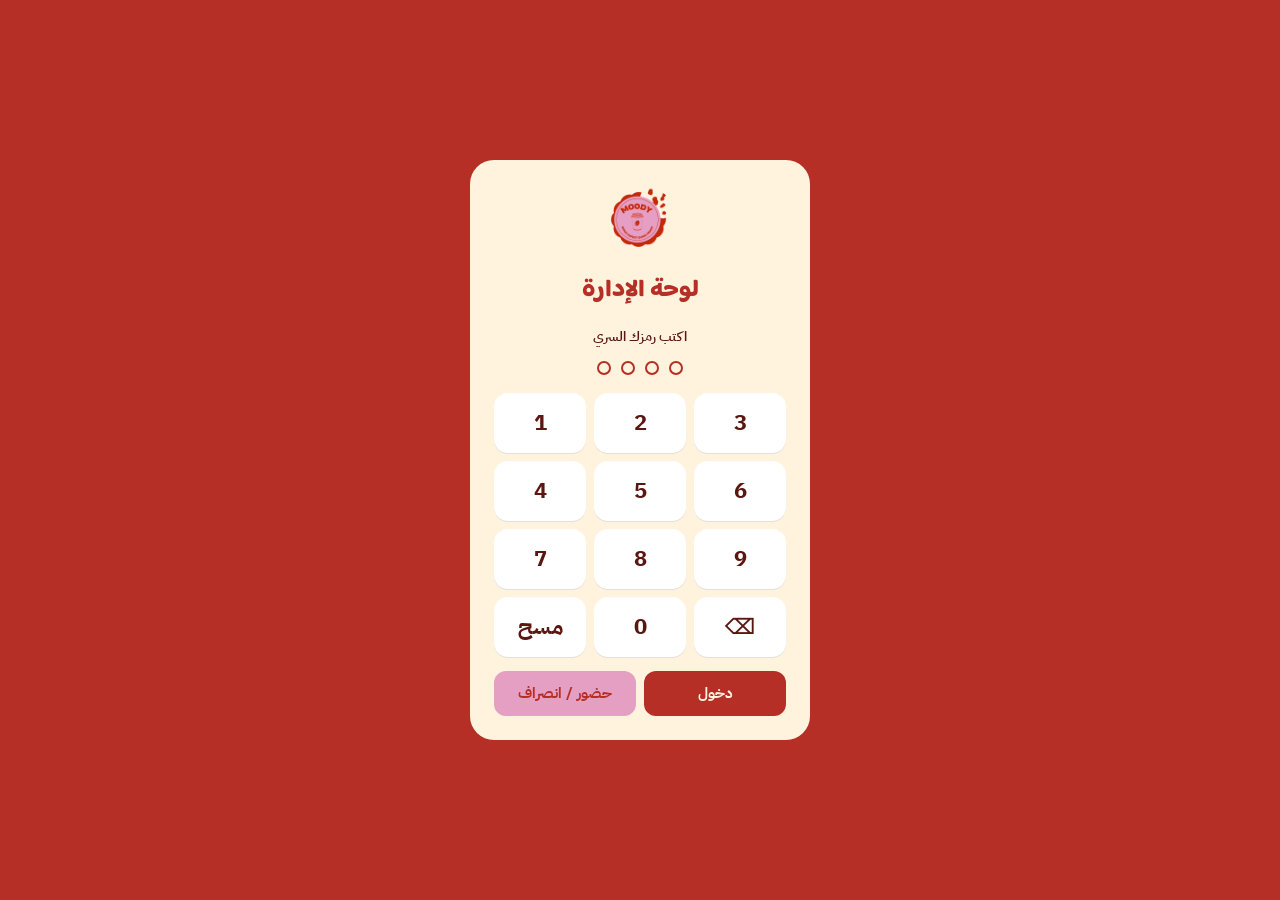
<file: admin.html>
<!doctype html>
<html lang="ar" dir="rtl">
<head>
<meta charset="utf-8">
<meta name="viewport" content="width=device-width,initial-scale=1,viewport-fit=cover">
<meta name="robots" content="noindex">
<meta name="apple-mobile-web-app-capable" content="yes">
<meta name="mobile-web-app-capable" content="yes">
<meta name="apple-mobile-web-app-status-bar-style" content="black-translucent">
<link rel="apple-touch-icon" href="logo.png">
<title>مودي | المتجر</title>
<link rel="stylesheet" href="https://fonts.googleapis.com/css2?family=Baloo+Bhaijaan+2:wght@600;800&family=IBM+Plex+Sans+Arabic:wght@400;500;600;700&display=swap">
<link rel="stylesheet" href="brand.css">
<style>
/* لوحة إدارة المحل: شريط علوي بلون الهوية، تبويبات، ومحتوى على خلفية فاتحة. تخدم الجوال والتابلت والكمبيوتر */
:root{ --bg:#f5f3f0; --line:#e4dfd8; --white:#fff; --new:#c2410c; --prep:#b45309; --ready:#15803d; --way:#1d4ed8; --done:#6b7280; --bad:#b91c1c; }
*{box-sizing:border-box}[hidden]{display:none!important}
html{-webkit-text-size-adjust:100%}
body{margin:0;background:var(--bg);color:var(--ink);font-family:var(--body);font-size:15px;line-height:1.55;padding-bottom:env(safe-area-inset-bottom,0px)}
button{font:inherit;cursor:pointer}
button:focus-visible,input:focus-visible,select:focus-visible{outline:3px solid var(--card);outline-offset:2px}
.wrap{max-width:1280px;margin:0 auto;padding-left:max(16px,env(safe-area-inset-left,0px));padding-right:max(16px,env(safe-area-inset-right,0px))}
.num{font-variant-numeric:tabular-nums}
.ltr{direction:ltr;unicode-bidi:isolate}

/* الدخول */
#login{min-height:100vh;display:grid;place-items:center;background:var(--brand);padding:24px 16px}
.lbox{background:var(--paper);border-radius:24px;padding:24px;width:100%;max-width:340px;display:flex;flex-direction:column;gap:14px;align-items:center;text-align:center}
.lbox img{width:72px;height:72px;border-radius:50%;object-fit:cover}
.lbox h1{font:800 1.5rem var(--display);margin:0;color:var(--brand)}
.dots{display:flex;gap:10px;justify-content:center;min-height:18px}
.dots i{width:14px;height:14px;border-radius:50%;border:2px solid var(--brand)}
.dots i.on{background:var(--brand)}
.pad{direction:ltr;display:grid;grid-template-columns:repeat(3,1fr);gap:8px;width:100%}
.pad button{border:0;border-radius:14px;background:var(--white);padding:14px 0;font:700 1.35rem var(--body);color:var(--ink);box-shadow:0 1px 0 var(--line)}
.pad button:active{background:var(--card-soft)}
.lact{display:grid;grid-template-columns:1fr 1fr;gap:8px;width:100%}
.btn{border:0;border-radius:12px;padding:11px 14px;font-weight:700;background:var(--brand);color:var(--paper)}
.btn.alt{background:var(--card);color:var(--brand)}
.btn.ghost{background:transparent;color:var(--brand);border:1.5px solid var(--line)}
.btn.sm{padding:6px 10px;font-size:.85rem;border-radius:10px}
.msg{font-size:.9rem;font-weight:600;min-height:1.4em;margin:0}
.msg.err{color:var(--bad)} .msg.ok{color:var(--ready)}

/* الشريط العلوي */
.top{background:var(--brand);color:var(--paper);position:sticky;top:0;z-index:20;padding-top:env(safe-area-inset-top,0px)}
.top .wrap{display:flex;align-items:center;gap:12px;padding-block:10px;flex-wrap:wrap}
.top img{width:38px;height:38px;border-radius:50%;object-fit:cover;background:var(--paper)}
.top h1{font:800 1.25rem var(--display);margin:0;color:var(--card)}
.top .who{font-size:.85rem;opacity:.85}
.top .sp{flex:1}
.sw{display:flex;align-items:center;gap:8px;background:rgba(255,255,255,.1);border-radius:999px;padding:4px 6px 4px 12px;font-size:.85rem;font-weight:700}
.sw button{border:0;border-radius:999px;padding:4px 12px;font-weight:700}
.sw .on{background:#16a34a;color:#fff} .sw .off{background:#dc2626;color:#fff}
.tabs{display:flex;gap:4px;overflow-x:auto;scrollbar-width:none;padding-bottom:0}
.tabs button{border:0;background:transparent;color:var(--paper);opacity:.75;padding:10px 14px;font-weight:700;border-bottom:3px solid transparent;white-space:nowrap}
.tabs button.on{opacity:1;border-color:var(--card);color:var(--card)}
.tabs .badge{background:var(--new);color:#fff;border-radius:999px;padding:0 7px;font-size:.75rem;margin-inline-start:4px}
main{padding-block:16px 40px}

/* الطلبات */
.filters{display:flex;gap:8px;flex-wrap:wrap;align-items:center;margin-bottom:12px}
.chip{border:1.5px solid var(--line);background:var(--white);border-radius:999px;padding:5px 12px;font-weight:600;font-size:.85rem;color:var(--ink)}
.chip.on{background:var(--brand);border-color:var(--brand);color:var(--paper)}
.board{display:grid;grid-template-columns:repeat(4,minmax(0,1fr));gap:12px;align-items:start}
.col{background:#ebe7e1;border-radius:16px;padding:10px;display:flex;flex-direction:column;gap:10px;min-width:0}
.col h3{margin:0;font-size:.95rem;display:flex;justify-content:space-between;align-items:center;padding:2px 4px}
.col h3 b{border-radius:999px;padding:0 9px;color:#fff;font-size:.8rem}
.col .empty{color:var(--muted);font-size:.85rem;text-align:center;padding:14px 0}
.ord{background:var(--white);border-radius:14px;padding:12px;display:flex;flex-direction:column;gap:6px;border-inline-start:5px solid var(--done);box-shadow:0 1px 2px rgba(0,0,0,.05)}
.ord.s-جديد{border-color:var(--new)} .ord.s-يتجهز{border-color:var(--prep)} .ord.s-جاهز{border-color:var(--ready)} .ord.s-في-الطريق{border-color:var(--way)} .ord.s-ملغي{opacity:.55}
.ord.fresh{animation:flash 1.2s 3}
@keyframes flash{50%{background:#fff4e5}}
.oh{display:flex;justify-content:space-between;align-items:baseline;gap:8px}
.oh b{font-size:1.05rem}
.oh small{color:var(--muted)}
.tags{display:flex;gap:6px;flex-wrap:wrap}
.tag{font-size:.75rem;font-weight:700;border-radius:999px;padding:1px 9px;background:var(--card-soft);color:var(--brand)}
.sched{font-weight:700;font-size:.88rem;background:#ede9fe;color:#4c1d95;border-radius:8px;padding:4px 8px}
.sched.soon{background:#fee2e2;color:#991b1b}
.st-up{grid-column:1/-1;margin:8px 2px 0;font-size:1rem;color:#4c1d95}
.tag.dl{background:#dbeafe;color:#1e3a8a} .tag.br{background:#ede9fe;color:#4c1d95} .tag.tr{background:#fef3c7;color:#92400e}
.items{margin:0;padding-inline-start:18px;font-size:.92rem}
.meta{font-size:.82rem;color:var(--muted);overflow-wrap:anywhere}
.meta a{color:var(--way)}
.oact{display:flex;gap:6px;flex-wrap:wrap;margin-top:4px}
.oact .next{flex:1}
.done-list{margin-top:16px}
.done-list summary{cursor:pointer;font-weight:700;color:var(--muted)}
.done-grid{display:grid;grid-template-columns:repeat(auto-fill,minmax(240px,1fr));gap:10px;margin-top:10px}

/* الكاشير */
.pos{display:grid;grid-template-columns:minmax(0,1fr) 360px;gap:16px;align-items:start}
.cats{display:flex;gap:6px;overflow-x:auto;scrollbar-width:none;margin-bottom:10px}
.grid{display:grid;grid-template-columns:repeat(auto-fill,minmax(150px,1fr));gap:10px}
.pi{cursor:pointer;background:var(--white);border:1.5px solid var(--line);border-radius:14px;padding:12px;text-align:start;display:flex;flex-direction:column;gap:4px;min-height:92px;color:var(--ink)}
.pi b{font-size:.95rem;line-height:1.3}
.pi span{color:var(--brand);font-weight:700}
.pi small{color:var(--muted);font-size:.75rem}
.pi.out{opacity:.45;pointer-events:none}
.pi .po{display:flex;gap:4px;flex-wrap:wrap;margin-top:auto}
.pi .po button{border:1.5px solid var(--brand);background:var(--white);color:var(--brand);border-radius:999px;padding:1px 8px;font-size:.75rem;font-weight:700}
.cart{background:var(--white);border-radius:18px;padding:14px;display:flex;flex-direction:column;gap:10px;position:sticky;top:120px}
.cart h3{margin:0;font:800 1.2rem var(--display);color:var(--brand)}
.cl{display:flex;flex-direction:column;gap:6px;max-height:40vh;overflow:auto}
.cr{display:flex;align-items:center;gap:8px;font-size:.9rem}
.cr .n{flex:1;min-width:0}
.cr .q{display:flex;align-items:center;gap:4px}
.cr .q button{width:28px;height:28px;border-radius:50%;border:1.5px solid var(--line);background:var(--white);font-weight:800}
.tot{display:flex;justify-content:space-between;font:800 1.3rem var(--display);color:var(--brand);border-top:2px dashed var(--line);padding-top:8px}
.seg{display:flex;gap:6px}
.seg button{flex:1;border:1.5px solid var(--line);background:var(--white);border-radius:10px;padding:8px 4px;font-weight:700;font-size:.88rem;color:var(--ink)}
.seg button.on{border-color:var(--brand);background:var(--card-soft);color:var(--brand)}
.in{font:inherit;width:100%;border:1.5px solid var(--line);border-radius:10px;padding:8px 10px;background:var(--white);color:var(--ink)}
.row2{display:grid;grid-template-columns:1fr 1fr;gap:6px}

/* البطاقات العامة */
.panel{background:var(--white);border-radius:18px;padding:16px;display:flex;flex-direction:column;gap:12px}
.panel h2{margin:0;font:800 1.2rem var(--display);color:var(--brand)}
.panel h2 small{font:500 .8rem var(--body);color:var(--muted);margin-inline-start:6px}
.cols2{display:grid;grid-template-columns:repeat(2,minmax(0,1fr));gap:16px}
.kpis{display:grid;grid-template-columns:repeat(4,minmax(0,1fr));gap:10px}
.kpi{background:var(--white);border-radius:16px;padding:14px;display:flex;flex-direction:column;gap:2px}
.kpi small{color:var(--muted);font-weight:600}
.kpi b{font:800 1.6rem var(--display);color:var(--brand)}
.kpi span{font-size:.8rem;color:var(--muted)}
.tw{overflow-x:auto}
table{width:100%;border-collapse:collapse;font-size:.9rem}
th,td{text-align:start;padding:8px 6px;border-bottom:1px solid var(--line);white-space:nowrap}
th{color:var(--muted);font-weight:600;font-size:.8rem}
td.num,th.num{text-align:end}
.pill{font-size:.75rem;font-weight:700;border-radius:999px;padding:1px 9px}
.p-ok{background:#dcfce7;color:#166534} .p-low{background:#fef3c7;color:#92400e} .p-out{background:#fee2e2;color:#991b1b} .p-hide{background:#e5e7eb;color:#374151}
.bars{display:flex;align-items:flex-end;gap:6px;height:180px;padding-top:18px;border-bottom:1.5px solid var(--line)}
.bars div{flex:1;background:var(--card);border-radius:6px 6px 0 0;position:relative;min-height:2px}
.bars div.today{background:var(--brand)}
.bars div em{position:absolute;top:-18px;inset-inline:0;text-align:center;font-style:normal;font-size:.68rem;color:var(--muted);font-variant-numeric:tabular-nums}
.blabels{display:flex;gap:6px;font-size:.68rem;color:var(--muted);margin-top:4px}
.blabels span{flex:1;text-align:center}
.split{display:flex;height:12px;border-radius:999px;overflow:hidden;background:var(--line)}
.split i{display:block}
.legend{display:flex;gap:12px;flex-wrap:wrap;font-size:.82rem;color:var(--muted)}
.legend b{display:inline-block;width:10px;height:10px;border-radius:3px;margin-inline-end:4px;vertical-align:middle}
.stk{display:flex;gap:6px;align-items:center}
.stk input{width:70px}

/* الحضور */
.att-big{display:flex;flex-direction:column;gap:10px;align-items:stretch;max-width:420px}
.onshift{display:flex;gap:6px;flex-wrap:wrap}

.toast{position:fixed;bottom:calc(20px + env(safe-area-inset-bottom,0px));inset-inline:0;margin:auto;width:max-content;max-width:calc(100% - 32px);background:var(--ink);color:#fff;border-radius:12px;padding:10px 16px;font-weight:600;z-index:50;box-shadow:0 6px 20px rgba(0,0,0,.2)}
.toast.err{background:var(--bad)}
.demo-bar{background:var(--card);color:var(--brand);text-align:center;font:700 .82rem var(--body);padding:6px 16px}


/* شاشة المتجر */
body.store-mode main{padding-block:12px 24px}
.st-money{display:flex;flex-wrap:wrap;gap:10px;align-items:stretch;margin-bottom:12px}
.st-money .st-big{flex:2 1 280px} .st-money .st-m{flex:1 1 140px} .st-money .st-fs{flex:0 0 auto}
.st-big,.st-m{background:var(--white);border-radius:18px;padding:12px 16px;display:flex;flex-direction:column;justify-content:center;gap:2px}
.st-big{background:var(--brand);color:var(--paper)}
.st-big small,.st-m small{font-weight:600;opacity:.8}
.st-big b{font:800 2.4rem var(--display);color:var(--card);line-height:1.1}
.st-big span{font-size:.85rem;opacity:.85}
.st-m b{font:800 1.4rem var(--display);color:var(--brand)}
.st-fs{border:0;border-radius:18px;background:var(--white);color:var(--brand);font-weight:700;padding:0 16px}
.st-grid{display:grid;grid-template-columns:minmax(0,1.15fr) minmax(0,1fr);gap:12px;align-items:start}
.st-col{background:#ebe7e1;border-radius:18px;padding:12px;display:flex;flex-direction:column;gap:10px;min-width:0}
.st-col h2{margin:0;font:800 1.25rem var(--display);color:var(--brand);display:flex;align-items:baseline;gap:8px}
.st-col h2 small{font:500 .8rem var(--body);color:var(--muted)}
.st-orders{display:grid;grid-template-columns:repeat(auto-fill,minmax(260px,1fr));gap:10px}
.st-orders .ord .oact .btn{padding:12px 14px;font-size:1rem}
.st-empty{text-align:center;color:var(--muted);padding:40px 0;font-weight:600;grid-column:1/-1}
.st-cat{margin:6px 2px 0;font-size:.95rem;color:var(--muted)}
.st-items{display:grid;grid-template-columns:repeat(auto-fill,minmax(150px,1fr));gap:8px}
.st-it{border:2px solid transparent;background:var(--white);border-radius:14px;padding:12px;text-align:start;display:flex;flex-direction:column;gap:2px;min-height:86px;color:var(--ink)}
.st-it b{font-size:1rem;line-height:1.3}
.st-it span{color:var(--brand);font-weight:700;font-size:.9rem}
.st-it em{font-style:normal;font-size:.78rem;color:var(--ready);font-weight:700;margin-top:auto}
.st-it.low{border-color:#f59e0b} .st-it.low em{color:#92400e}
.st-it.off{background:#f3f0ec;opacity:.75;border-style:dashed;border-color:var(--bad)} .st-it.off b{text-decoration:line-through} .st-it.off em{color:var(--bad)}
@media (max-width:900px){ .st-grid{grid-template-columns:1fr} .st-money .st-big{flex-basis:100%} .st-fs{display:none} }
@media (max-width:1000px){ .board{grid-template-columns:repeat(2,minmax(0,1fr))} .pos{grid-template-columns:1fr} .cart{position:static} .kpis{grid-template-columns:repeat(2,minmax(0,1fr))} }
@media (max-width:640px){ .board{grid-template-columns:1fr} .cols2{grid-template-columns:1fr} .top h1{font-size:1.05rem} }
@media (prefers-reduced-motion:reduce){ .ord.fresh{animation:none} }
</style>
</head>
<body>
<div class="demo-bar" id="demoBar" hidden>🧪 نموذج تجريبي ببيانات وهمية · رموز التجربة: المدير 1234 · كاشير 1111 · مطبخ 2222</div>

<!-- شاشة الدخول -->
<section id="login">
  <div class="lbox">
    <img id="lLogo" alt="">
    <h1 id="lName">لوحة الإدارة</h1>
    <p class="msg" id="lMsg">اكتب رمزك السري</p>
    <div class="dots" id="dots"></div>
    <div class="pad" id="pad"></div>
    <div class="lact">
      <button class="btn" type="button" id="bLogin">دخول</button>
      <button class="btn alt" type="button" id="bAttend">حضور / انصراف</button>
    </div>
  </div>
</section>

<!-- اللوحة -->
<div id="app" hidden>
  <header class="top">
    <div class="wrap">
      <img id="tLogo" alt="">
      <div><h1 id="tName"></h1><div class="who" id="who"></div></div>
      <span class="sp"></span>
      <div class="sw" id="openSw" hidden><span>استقبال الطلبات</span><button type="button" id="openBtn"></button></div>
      <button class="btn sm alt" type="button" id="logout">خروج</button>
    </div>
    <div class="wrap"><nav class="tabs" id="tabs" aria-label="الأقسام"></nav></div>
  </header>
  <main class="wrap" id="view"></main>
</div>
<div class="toast" id="toast" hidden></div>

<script src="config.js"></script>
<script>
const $=s=>document.querySelector(s);
const esc=v=>String(v??"").replace(/[&<>"']/g,c=>({"&":"&amp;","<":"&lt;",">":"&gt;",'"':"&quot;","'":"&#39;"}[c]));
const money=n=>(Math.round(n*100)/100).toLocaleString("en-US")+" ريال";
function call(qs,body){
  if(CONFIG.orderUrl==="demo"&&window.DemoServer) return window.DemoServer.handle(qs||"",body||null);
  return fetch(CONFIG.orderUrl+(qs?"?"+qs:""),body?{method:"POST",body:JSON.stringify(body)}:undefined).then(r=>r.json());
}
const ERR={bad_pin:"الرمز غلط",locked:"محاولات كثيرة غلط، جرّب بعد ١٠ دقايق",not_allowed:"ما عندك صلاحية لهذا",out_of_stock:"الصنف خلص",item_unavailable:"الصنف غير متوفر",invalid_phone:"رقم الجوال غلط"};
const errText=j=>ERR[j.error]||"صار خطأ، جرّب مرة ثانية";
let toastT; function toast(t,bad){const e=$("#toast"); e.textContent=t; e.className="toast"+(bad?" err":""); e.hidden=false; clearTimeout(toastT); toastT=setTimeout(()=>e.hidden=true,3200);}

/* ===== الدخول برمز ===== */
let pin="", USER=null, MENU=[], SET={};
const keys=["1","2","3","4","5","6","7","8","9","مسح","0","⌫"];
$("#pad").innerHTML=keys.map(k=>`<button type="button" data-k="${k}">${k}</button>`).join("");
const drawDots=()=>{$("#dots").innerHTML=Array.from({length:Math.max(4,pin.length)},(_,i)=>`<i class="${i<pin.length?"on":""}"></i>`).join("");};
drawDots();
$("#pad").onclick=e=>{const k=e.target.dataset.k; if(!k)return; if(k==="مسح")pin=""; else if(k==="⌫")pin=pin.slice(0,-1); else if(pin.length<8)pin+=k; drawDots(); $("#lMsg").className="msg"; $("#lMsg").textContent="اكتب رمزك السري";};
document.addEventListener("keydown",e=>{ if(!$("#login").hidden){ if(/^\d$/.test(e.key)){pin+=e.key;drawDots();} else if(e.key==="Backspace"){pin=pin.slice(0,-1);drawDots();} else if(e.key==="Enter") $("#bLogin").click(); }});
const lmsg=(t,c)=>{$("#lMsg").textContent=t; $("#lMsg").className="msg "+(c||"");};
$("#bLogin").onclick=async()=>{ if(pin.length<4) return lmsg("الرمز ٤ أرقام أو أكثر","err");
  lmsg("جاري التحقق…"); const j=await call("",{action:"login",pin}).catch(()=>({ok:false}));
  if(!j.ok) return lmsg(errText(j),"err");
  USER={name:j.name,role:j.role,pin}; try{sessionStorage.setItem("adm",JSON.stringify(USER));}catch(e){} start(); };
$("#bAttend").onclick=async()=>{ if(pin.length<4) return lmsg("اكتب رمزك أول","err");
  lmsg("جاري التسجيل…"); const j=await call("",{action:"attend",pin}).catch(()=>({ok:false}));
  if(!j.ok) return lmsg(errText(j),"err");
  lmsg(`${j.type==="حضور"?"✅ تم تسجيل حضور":"👋 تم تسجيل انصراف"} ${j.name} الساعة ${j.time}${j.hours?` · ${j.hours} ساعة`:""}`,"ok"); pin=""; drawDots(); };
$("#logout").onclick=()=>{ USER=null; try{sessionStorage.removeItem("adm");}catch(e){} clearInterval(pollT); $("#app").hidden=true; $("#login").hidden=false; pin=""; drawDots(); lmsg("اكتب رمزك السري"); };

/* ===== الهيكل ===== */
const TABS=[
  {id:"store",t:"شاشة المتجر",roles:["مدير","كاشير"]},
  {id:"orders",t:"الطلبات",roles:["مدير","كاشير","مطبخ"]},
  {id:"pos",t:"الكاشير",roles:["مدير","كاشير"]},
  {id:"att",t:"الحضور",roles:["مدير","كاشير","مطبخ"]},
  {id:"rep",t:"التقارير",roles:["مدير"]},
  {id:"stock",t:"المنيو والمخزون",roles:["مدير"]}];
let TAB="", pollT;
async function start(){
  $("#login").hidden=true; $("#app").hidden=false;
  $("#who").textContent=`${USER.name} · ${USER.role}`;
  const tabs=TABS.filter(t=>t.roles.includes(USER.role));
  $("#tabs").innerHTML=tabs.map(t=>`<button type="button" data-t="${t.id}">${t.t}${t.id==="orders"?'<span class="badge" id="nb" hidden></span>':""}</button>`).join("");
  $("#tabs").onclick=e=>{const b=e.target.closest("button"); if(b) go(b.dataset.t);};
  await loadMenu();
  const want=location.hash.slice(1);
  go(TAB=tabs.some(t=>t.id===want)?want:tabs.some(t=>t.id===TAB)?TAB:tabs[0].id);
  clearInterval(pollT); pollT=setInterval(()=>{ fetchOrders(); },10000); fetchOrders();
}
function go(t){ TAB=t; document.body.classList.toggle("store-mode",t==="store"); if(t!=="store") releaseWake();
  try{history.replaceState(null,"","#"+t);}catch(e){}
  document.querySelectorAll("#tabs button").forEach(b=>b.classList.toggle("on",b.dataset.t===t)); ({store:viewStore,orders:viewOrders,pos:viewPos,att:viewAtt,rep:viewRep,stock:viewStock})[t](); }
async function loadMenu(){
  const j=await call("").catch(()=>({ok:false}));
  if(j.ok){ MENU=j.menu; SET=j.settings; }
  const nm=SET.name||"لوحة الإدارة";
  $("#tName").textContent=nm; document.title="إدارة "+nm;
  $("#openSw").hidden=USER.role!=="مدير"; drawOpen(SET.open);
}
function drawOpen(open){ const b=$("#openBtn"); b.textContent=open?"مفتوح":"مقفل"; b.className=open?"on":"off"; b.dataset.open=open?"1":""; }
$("#openBtn").onclick=async()=>{ const want=!$("#openBtn").dataset.open; const j=await call("",{action:"toggleOpen",pin:USER.pin,open:want}); if(j.ok){drawOpen(want); toast(want?"فتحت استقبال الطلبات":"قفلت استقبال الطلبات");} else toast(errText(j),true); };

/* ===== الطلبات ===== */
let ORDERS=[], seen=null, filt="all", audioCtx;
const COLS=[{s:"جديد",c:"var(--new)"},{s:"يتجهز",c:"var(--prep)"},{s:"جاهز",c:"var(--ready)",also:"في الطريق"},{s:"تم",c:"var(--done)",today:true}];
const NEXT=o=>({"جديد":"يتجهز","يتجهز":o.kind==="توصيل"?"في الطريق":"جاهز","جاهز":"تم","في الطريق":"تم"})[o.status];
const NEXT_T={"يتجهز":"ابدأ التحضير","جاهز":"جاهز ✓","في الطريق":"طلع مع المندوب","تم":"تم التسليم"};
function beep(){ try{ audioCtx=audioCtx||new (window.AudioContext||window.webkitAudioContext)(); const o=audioCtx.createOscillator(),g=audioCtx.createGain(); o.connect(g); g.connect(audioCtx.destination); o.frequency.value=880; g.gain.setValueAtTime(.2,audioCtx.currentTime); g.gain.exponentialRampToValueAtTime(.001,audioCtx.currentTime+.6); o.start(); o.stop(audioCtx.currentTime+.6);}catch(e){} }
async function fetchOrders(){
  if(!USER) return;
  const j=await call("",{action:"orders",pin:USER.pin}).catch(()=>null);
  if(!j||!j.ok) return;
  ORDERS=j.orders;
  const nos=new Set(ORDERS.map(o=>o.no));
  const fresh=seen?ORDERS.filter(o=>!seen.has(o.no)&&o.status==="جديد"):[];
  if(fresh.length){ beep(); toast(`🔔 طلب جديد ${fresh[0].no}`); fresh.forEach(o=>o._fresh=true); }
  seen=nos;
  const n=ORDERS.filter(o=>o.status==="جديد").length, nb=$("#nb"); if(nb){nb.hidden=!n; nb.textContent=n;}
  document.title=(n?`(${n}) `:"")+"إدارة "+(SET.name||"");
  if(TAB==="orders") drawBoard();
  if(TAB==="store") { drawStoreOrders(); loadToday(); }
}
function viewOrders(){
  $("#view").innerHTML=`<div class="filters" id="flt">${[["all","الكل"],["الرابط","طلبات الرابط"],["الفرع","طلبات الفرع"],["توصيل","توصيل بس"]].map(([k,t])=>`<button type="button" class="chip${filt===k?" on":""}" data-f="${k}">${t}</button>`).join("")}
    <span style="flex:1"></span><button type="button" class="chip" id="refresh">↻ تحديث</button></div>
    <div class="board" id="board"></div>`;
  $("#flt").onclick=e=>{const b=e.target.closest("[data-f]"); if(!b)return; filt=b.dataset.f; viewOrders();};
  $("#refresh").onclick=()=>fetchOrders();
  drawBoard();
}
function card(o){
  const nx=NEXT(o), canCancel=USER.role!=="مطبخ"&&o.status!=="تم"&&o.status!=="ملغي";
  const kindTag=o.kind==="توصيل"?"dl":o.source.indexOf("الفرع")===0?"br":"";
  return `<article class="ord s-${o.status.replace(/ /g,"-")}${o._fresh?" fresh":""}" data-no="${esc(o.no)}">
    <div class="oh"><b class="num ltr">${esc(o.no)}</b><small class="num ltr">${esc(o.time)}</small></div>
    <div class="tags"><span class="tag ${kindTag}">${esc(o.kind)}</span><span class="tag">${esc(o.source.split(" · ")[0])}</span><span class="tag ${o.pay.indexOf("تحويل")===0?"tr":""}">${esc(o.pay)}</span>${o.gift?'<span class="tag">🎁 هدية</span>':""}</div>
    <ul class="items">${(o.lines&&o.lines.length?o.lines.map(l=>`<li>${l.q} × ${esc(l.n)}${l.o?` <small>(${esc(l.o)})</small>`:""}${l.p===0?" 🎁":""}</li>`):o.items.split("، ").map(t=>`<li>${esc(t)}</li>`)).join("")}</ul>
    ${o.sched?`<div class="sched${soon(o.sched)?" soon":""}">🗓 الاستلام: ${fmtWhen(o.sched)}</div>`:""}
    ${o.notes?`<div class="meta">📝 ${esc(o.notes)}</div>`:""}
    <div class="meta">${esc(o.name)}${o.phone?` · <a href="tel:${esc(o.phone)}" class="num ltr">${esc(o.phone)}</a>`:""}</div>
    ${o.where?`<div class="meta">📍 ${esc(o.where)}${o.geo?` · <a href="${esc(o.geo)}" target="_blank" rel="noopener">الموقع على الخريطة</a>`:""}</div>`:""}
    ${o.receipt?`<div class="meta">🧾 ${/^https?:/.test(o.receipt)?`<a href="${esc(o.receipt)}" target="_blank" rel="noopener">صورة الإيصال</a>`:esc(o.receipt)} · تأكد من وصول المبلغ في البنك</div>`:""}
    <div class="oh"><span class="meta">${o.fee?`منها توصيل ${money(o.fee)}`:""}</span><b>${money(o.total)}</b></div>
    ${o.status!=="تم"&&o.status!=="ملغي"?`<div class="oact">${nx?`<button type="button" class="btn sm next" data-no="${esc(o.no)}" data-s="${nx}">${NEXT_T[nx]}</button>`:""}${canCancel?`<button type="button" class="btn sm ghost" data-no="${esc(o.no)}" data-s="ملغي">إلغاء</button>`:""}</div>`:""}
  </article>`;
}
function drawBoard(){
  const b=$("#board"); if(!b) return;
  const list=ORDERS.filter(o=>filt==="all"||(filt==="توصيل"?o.kind==="توصيل":o.source.indexOf(filt)===0));
  b.innerHTML=COLS.map(c=>{const arr=list.filter(o=>o.status===c.s||o.status===c.also||(c.today&&o.status==="ملغي"));
    return `<section class="col"><h3>${c.s==="جاهز"?"جاهز / في الطريق":c.s==="تم"?"تم اليوم":c.s}<b style="background:${c.c}">${arr.length}</b></h3>${arr.length?(c.today?arr.slice(0,12):arr).map(card).join(""):'<p class="empty">ما فيه طلبات</p>'}</section>`;}).join("");
  b.onclick=async e=>{const btn=e.target.closest("button[data-s]"); if(!btn) return;
    if(btn.dataset.s==="ملغي"&&btn.dataset.sure!=="1"){btn.dataset.sure="1"; btn.textContent="متأكد؟ اضغط مرة ثانية"; return;}
    btn.disabled=true; const j=await call("",{action:"status",pin:USER.pin,no:btn.dataset.no,status:btn.dataset.s});
    if(!j.ok){toast(errText(j),true); btn.disabled=false; return;}
    const o=ORDERS.find(x=>x.no===btn.dataset.no); if(o){o.status=btn.dataset.s; o._fresh=false;} drawBoard(); };
  ORDERS.forEach(o=>o._fresh=false);
}

/* ===== الطلبات المسبقة ===== */
const DAYS=["الأحد","الاثنين","الثلاثاء","الأربعاء","الخميس","الجمعة","السبت"];
const fmtWhen=iso=>{const d=new Date(iso); if(isNaN(d))return esc(iso); const h=d.getHours(),m=String(d.getMinutes()).padStart(2,"0");
  const today=new Date(), tm=new Date(Date.now()+864e5); const same=(a,b)=>a.toDateString()===b.toDateString();
  return `${same(d,today)?"اليوم":same(d,tm)?"بكرة":DAYS[d.getDay()]+" "+d.getDate()+"/"+(d.getMonth()+1)} ${h%12||12}:${m} ${h<12?"ص":"م"}`;};
const schedMs=o=>o.sched?new Date(o.sched).getTime():0;
const soon=iso=>{const t=new Date(iso).getTime(); return t-Date.now()<3*36e5;};
const later=o=>o.sched&&!soon(o.sched)&&o.status==="جديد";

/* ===== شاشة المتجر (آيباد) ===== */
let wake=null, storeMenuT;
async function keepAwake(){ try{ if(navigator.wakeLock&&!wake){ wake=await navigator.wakeLock.request("screen"); wake.addEventListener("release",()=>wake=null);} }catch(e){} }
function releaseWake(){ try{ wake&&wake.release(); }catch(e){} wake=null; clearInterval(storeMenuT); }
document.addEventListener("visibilitychange",()=>{ if(document.visibilityState==="visible"&&TAB==="store") keepAwake(); });
function viewStore(){
  $("#view").innerHTML=`<section class="st-money" id="stMoney">
      <div class="st-big"><small>دخل اليوم</small><b class="num" id="stTotal">…</b><span id="stCount"></span></div>
      <div class="st-m"><small>كاش</small><b class="num" id="stCash">…</b></div>
      <div class="st-m"><small>تحويل</small><b class="num" id="stTr">…</b></div>
      ${HAS_CARD?`<div class="st-m"><small>شبكة</small><b class="num" id="stCard">…</b></div>`:""}
      <button type="button" class="st-fs" id="stFs" title="ملء الشاشة">⛶ ملء الشاشة</button>
    </section>
    <div class="st-grid">
      <section class="st-col"><h2>الطلبات <small id="stOc"></small></h2><div id="stOrders" class="st-orders"></div></section>
      <section class="st-col"><h2>الأصناف <small>اضغط على الصنف عشان تقفله أو تفتحه</small></h2><div id="stItems"></div></section>
    </div>`;
  $("#stFs").onclick=()=>{ const el=document.documentElement; const f=el.requestFullscreen||el.webkitRequestFullscreen;
    if(document.fullscreenElement||document.webkitFullscreenElement){ (document.exitFullscreen||document.webkitExitFullscreen).call(document); }
    else if(f){ try{ const r=f.call(el); r&&r.catch&&r.catch(()=>toast("للشاشة الكاملة: من سفاري اضغطي مشاركة ← إضافة إلى الشاشة الرئيسية")); }catch(e){ toast("للشاشة الكاملة: من سفاري اضغطي مشاركة ← إضافة إلى الشاشة الرئيسية"); } }
    else toast("للشاشة الكاملة: من سفاري اضغطي مشاركة ← إضافة إلى الشاشة الرئيسية"); };
  keepAwake();
  drawStoreOrders(); drawStoreItems(); loadToday();
  clearInterval(storeMenuT); storeMenuT=setInterval(()=>{ if(TAB==="store") loadMenu().then(drawStoreItems); },30000);
}
async function loadToday(){
  const j=await call("",{action:"today",pin:USER.pin}).catch(()=>null);
  if(!j||!j.ok||TAB!=="store") return;
  const T=j.today;
  $("#stTotal").textContent=money(T.total);
  $("#stCount").textContent=`${T.count} طلب${T.count?` · متوسط ${money(T.total/T.count)}`:""}${T.branch?` · الفرع ${money(T.branch)}`:""}`;
  $("#stCash").textContent=money(T.cash); $("#stTr").textContent=money(T.transfer); if($("#stCard")) $("#stCard").textContent=money(T.card);
  drawOpen(j.openNow);
}
function drawStoreOrders(){
  const box=$("#stOrders"); if(!box) return;
  const all=ORDERS.filter(o=>o.status!=="تم"&&o.status!=="ملغي");
  const upcoming=all.filter(later).sort((a,b)=>schedMs(a)-schedMs(b));
  const act=all.filter(o=>!later(o)).sort((a,b)=>({"جديد":0,"يتجهز":1,"جاهز":2,"في الطريق":2})[a.status]-({"جديد":0,"يتجهز":1,"جاهز":2,"في الطريق":2})[b.status]||(a.time<b.time?-1:1));
  $("#stOc").textContent=act.length?`${act.length} نشط`:"";
  box.innerHTML=(act.length?act.map(card).join(""):'<p class="st-empty">ما فيه طلبات الحين ☕<br><small>أي طلب جديد يطلع هنا مع صوت تنبيه</small></p>')+
    (upcoming.length?`<h3 class="st-up">🗓 طلبات مسبقة قادمة (${upcoming.length})</h3>${upcoming.map(card).join("")}`:"");
  box.onclick=async e=>{const btn=e.target.closest("button[data-s]"); if(!btn) return;
    if(btn.dataset.s==="ملغي"&&btn.dataset.sure!=="1"){btn.dataset.sure="1"; btn.textContent="متأكد؟ اضغط مرة ثانية"; return;}
    btn.disabled=true; const j=await call("",{action:"status",pin:USER.pin,no:btn.dataset.no,status:btn.dataset.s});
    if(!j.ok){toast(errText(j),true); btn.disabled=false; return;}
    const o=ORDERS.find(x=>x.no===btn.dataset.no); if(o){o.status=btn.dataset.s;} drawStoreOrders(); if(btn.dataset.s==="تم"||btn.dataset.s==="ملغي") loadToday(); };
  ORDERS.forEach(o=>o._fresh=false);
}
function drawStoreItems(){
  const box=$("#stItems"); if(!box) return;
  if(!MENU.length){ box.innerHTML='<p class="st-empty">المنيو فاضي</p>'; return; }
  box.innerHTML=MENU.map(c=>`<h3 class="st-cat">${esc(c.cat)}</h3><div class="st-items">${c.items.map(it=>{const out=it.status==="منتهي";
    return `<button type="button" class="st-it${out?" off":it.status==="ينتهي قريباً"?" low":""}" data-n="${esc(it.name)}" data-out="${out?1:""}">
      <b>${esc(it.name)}</b><span class="num">${money(it.price)}</span><em>${out?"⛔ نفد · اضغط للفتح":it.left?`⚠️ باقي ${it.left}`:"✓ متوفر"}</em></button>`;}).join("")}</div>`).join("");
  box.onclick=async e=>{const b=e.target.closest(".st-it"); if(!b) return;
    const make=!!b.dataset.out; b.disabled=true;
    const j=await call("",{action:"avail",pin:USER.pin,name:b.dataset.n,available:make}).catch(()=>({ok:false}));
    if(!j.ok){ toast(errText(j),true); b.disabled=false; return; }
    toast(make?`فتحت ${b.dataset.n}`:`قفلت ${b.dataset.n}، ما يقدر أحد يطلبه`); await loadMenu(); drawStoreItems(); };
}

/* ===== الكاشير ===== */
// طرق الدفع في الفرع (config.js: branchPay). الافتراضي: كاش وشبكة وتحويل
const PAYS=(window.CONFIG&&CONFIG.branchPay)||["كاش","شبكة","تحويل بنكي"];
const HAS_CARD=PAYS.includes("شبكة");
let CART={}, pcat=0, pkind="محلي", ppay=PAYS[0];
const priceOf=n=>{for(const c of MENU)for(const i of c.items)if(i.name===n)return i.price;return 0;};
function viewPos(){
  if(!MENU.length){$("#view").innerHTML='<div class="panel"><p>المنيو فاضي. عبّي ورقة المنيو في الشيت.</p></div>';return;}
  $("#view").innerHTML=`<div class="pos"><div>
      <div class="cats" id="pcats">${MENU.map((c,i)=>`<button type="button" class="chip${i===pcat?" on":""}" data-i="${i}">${esc(c.cat)}</button>`).join("")}</div>
      <div class="grid" id="pgrid"></div></div>
    <aside class="cart"><h3>طلب الفرع</h3><div class="cl" id="cl"></div>
      <div class="tot"><span>الإجمالي</span><span id="ptot">0</span></div>
      <div class="seg" id="pk">${["محلي","سفري"].map(k=>`<button type="button" data-v="${k}" class="${pkind===k?"on":""}">${k}</button>`).join("")}</div>
      <div class="seg" id="pp">${PAYS.map(k=>`<button type="button" data-v="${k}" class="${ppay===k?"on":""}">${k==="تحويل بنكي"?"تحويل":k}</button>`).join("")}</div>
      <div class="row2"><input class="in" id="pn" placeholder="اسم الزبون (اختياري)"><input class="in num" id="pph" inputmode="tel" placeholder="جوال للولاء (اختياري)"></div>
      <input class="in" id="pnote" placeholder="ملاحظات (اختياري)">
      <button type="button" class="btn" id="psend">سجّل الطلب</button>
      <button type="button" class="btn ghost sm" id="pclear">تفريغ</button>
    </aside></div>`;
  $("#pcats").onclick=e=>{const b=e.target.closest("[data-i]"); if(!b)return; pcat=+b.dataset.i; $("#pcats").querySelectorAll("button").forEach(x=>x.classList.toggle("on",x===b)); drawGrid();};
  $("#pk").onclick=e=>{const b=e.target.closest("[data-v]"); if(!b)return; pkind=b.dataset.v; $("#pk").querySelectorAll("button").forEach(x=>x.classList.toggle("on",x===b));};
  $("#pp").onclick=e=>{const b=e.target.closest("[data-v]"); if(!b)return; ppay=b.dataset.v; $("#pp").querySelectorAll("button").forEach(x=>x.classList.toggle("on",x===b));};
  $("#pclear").onclick=()=>{CART={}; drawCart();};
  $("#psend").onclick=sendPos;
  drawGrid(); drawCart();
}
function drawGrid(){
  const c=MENU[pcat]||MENU[0];
  $("#pgrid").innerHTML=c.items.map(it=>`<div role="button" tabindex="0" class="pi${it.status==="منتهي"?" out":""}" data-n="${esc(it.name)}" ${it.opts&&it.opts.length?'data-has="1"':""}>
    <b>${esc(it.name)}</b><span>${money(it.price)}</span>${it.status==="منتهي"?"<small>نفد</small>":it.left?`<small>باقي ${it.left}</small>`:""}
    ${it.opts&&it.opts.length&&it.status!=="منتهي"?`<div class="po">${it.opts.map(o=>`<button type="button" data-n="${esc(it.name)}" data-o="${esc(o)}">${esc(o)}</button>`).join("")}</div>`:""}</div>`).join("");
  $("#pgrid").onclick=e=>{const b=e.target.closest("[data-n]"); if(!b)return;
    if(b.dataset.has&&!b.dataset.o) return toast("اختر النوع من الأزرار تحت الصنف");
    const k=b.dataset.n+(b.dataset.o?"|"+b.dataset.o:""); CART[k]=(CART[k]||0)+1; drawCart(); e.stopPropagation(); };
}
function drawCart(){
  const ks=Object.keys(CART); let t=0;
  $("#cl").innerHTML=ks.length?ks.map(k=>{const [n,o]=k.split("|"); const p=priceOf(n)*CART[k]; t+=p;
    return `<div class="cr"><span class="n">${esc(n)}${o?` <small>(${esc(o)})</small>`:""}</span><span class="q"><button type="button" data-k="${esc(k)}" data-d="-1">−</button><b class="num">${CART[k]}</b><button type="button" data-k="${esc(k)}" data-d="1">+</button></span><span class="num">${p}</span></div>`;}).join(""):'<p class="meta">اضغط على الأصناف عشان تضيفها</p>';
  $("#ptot").textContent=money(t);
  $("#cl").onclick=e=>{const b=e.target.closest("[data-d]"); if(!b)return; const k=b.dataset.k; CART[k]+=+b.dataset.d; if(CART[k]<=0) delete CART[k]; drawCart();};
}
async function sendPos(){
  const ks=Object.keys(CART); if(!ks.length) return toast("السلة فاضية",true);
  const ph=$("#pph").value.replace(/[٠-٩]/g,d=>d.charCodeAt(0)-1632).replace(/\D/g,"").replace(/^966(?=5)/,"0");
  if(ph&&!/^05\d{8}$/.test(ph)) return toast("رقم الجوال لازم يبدأ بـ 05 ومن 10 أرقام",true);
  const btn=$("#psend"); btn.disabled=true; btn.textContent="جاري التسجيل…";
  const j=await call("",{action:"pos",pin:USER.pin,kind:pkind,pay:ppay,name:$("#pn").value.trim(),phone:ph,notes:$("#pnote").value.trim(),
    lines:ks.map(k=>{const [name,opt]=k.split("|"); return {name,opt:opt||"",qty:CART[k]};})}).catch(()=>({ok:false}));
  btn.disabled=false; btn.textContent="سجّل الطلب";
  if(!j.ok) return toast(j.left?`باقي من ${j.item} ${j.left} بس`:j.item?`${j.item}: ${errText(j)}`:errText(j),true);
  toast(`✅ طلب ${j.no} · ${money(j.total)}${j.gift?" · 🎁 "+j.gift:""}`);
  CART={}; $("#pn").value=$("#pph").value=$("#pnote").value=""; drawCart(); fetchOrders(); loadMenu().then(()=>TAB==="pos"&&drawGrid());
}

/* ===== الحضور ===== */
async function viewAtt(){
  const mgr=USER.role==="مدير";
  $("#view").innerHTML=`<div class="cols2">
    <div class="panel att-big"><h2>تسجيل حضور / انصراف</h2>
      <p class="meta">كل موظف يكتب رمزه الخاص. أول ضغطة حضور، والثانية انصراف.</p>
      <input class="in num" id="apin" type="password" inputmode="numeric" placeholder="الرمز السري" autocomplete="off">
      <button type="button" class="btn" id="ago">سجّل</button><p class="msg" id="amsg"></p></div>
    <div class="panel"><h2>على رأس العمل الحين</h2><div class="onshift" id="onshift"><span class="meta">${mgr?"جاري التحميل…":"تظهر للمدير"}</span></div></div>
  </div>
  ${mgr?`<div class="panel" style="margin-top:16px"><h2>ساعات الشهر <small id="amon" class="ltr"></small></h2><div class="tw" id="asum"></div>
    <h2 style="margin-top:8px">السجل</h2><div class="tw" id="arec"></div></div>`:""}`;
  $("#ago").onclick=async()=>{ const p=$("#apin").value.trim(); if(p.length<4) return;
    const j=await call("",{action:"attend",pin:p}).catch(()=>({ok:false}));
    const m=$("#amsg"); if(!j.ok){m.className="msg err"; m.textContent=errText(j); return;}
    m.className="msg ok"; m.textContent=`${j.type==="حضور"?"✅ حضور":"👋 انصراف"} ${j.name} · ${j.time}${j.hours?` · ${j.hours} ساعة`:""}`; $("#apin").value=""; if(mgr) loadAtt(); };
  if(mgr) loadAtt();
}
async function loadAtt(){
  const j=await call("",{action:"attendance",pin:USER.pin}).catch(()=>null); if(!j||!j.ok) return;
  $("#amon").textContent=j.month;
  $("#onshift").innerHTML=j.onShift.length?j.onShift.map(n=>`<span class="tag">🟢 ${esc(n)}</span>`).join(""):'<span class="meta">ما أحد مسجل حضور الحين</span>';
  $("#asum").innerHTML=`<table><thead><tr><th>الموظف</th><th class="num">أيام الدوام</th><th class="num">الساعات</th></tr></thead><tbody>${j.staff.map(s=>`<tr><td>${esc(s.name)}</td><td class="num">${s.days}</td><td class="num">${s.hours}</td></tr>`).join("")||'<tr><td colspan="3" class="meta">ما فيه سجلات هالشهر</td></tr>'}</tbody></table>`;
  $("#arec").innerHTML=`<table><thead><tr><th>التاريخ</th><th>الموظف</th><th>دخول</th><th>خروج</th><th class="num">ساعات</th></tr></thead><tbody>${j.records.slice(0,60).map(r=>`<tr><td class="num"><span class="ltr">${esc(r.date)}</span></td><td>${esc(r.name)}</td><td class="num"><span class="ltr">${esc(r.in)}</span></td><td class="num">${r.out?`<span class="ltr">${esc(r.out)}</span>`:'<span class="pill p-low">ما سجّل</span>'}</td><td class="num">${r.hours||""}</td></tr>`).join("")}</tbody></table>`;
}

/* ===== التقارير ===== */
async function viewRep(){
  $("#view").innerHTML='<div class="panel"><p class="meta">جاري تحميل التقارير…</p></div>';
  const j=await call("",{action:"report",pin:USER.pin}).catch(()=>null);
  if(!j||!j.ok){$("#view").innerHTML=`<div class="panel"><p class="msg err">${j?errText(j):"ما قدرنا نحمّل التقارير"}</p></div>`;return;}
  const T=j.today,M=j.month, max=Math.max(1,...j.days.map(d=>d.total)), today=j.days.length?j.days[j.days.length-1].date:"";
  const sp=(o)=>{const s=o.total||1; return `<div class="split"><i style="width:${o.cash/s*100}%;background:var(--brand)"></i><i style="width:${o.card/s*100}%;background:var(--card)"></i><i style="width:${o.transfer/s*100}%;background:#93c5fd"></i></div>
    <div class="legend"><span><b style="background:var(--brand)"></b>كاش ${money(o.cash)}</span>${HAS_CARD||o.card?`<span><b style="background:var(--card)"></b>شبكة ${money(o.card)}</span>`:""}<span><b style="background:#93c5fd"></b>تحويل ${money(o.transfer)}</span></div>`;};
  const hrs=Object.entries(j.hours).sort((a,b)=>b[1]-a[1])[0];
  $("#view").innerHTML=`
  <div class="kpis">
    <div class="kpi"><small>دخل اليوم</small><b class="num">${money(T.total)}</b><span>${T.count} طلب</span></div>
    <div class="kpi"><small>متوسط الطلب اليوم</small><b class="num">${money(T.count?T.total/T.count:0)}</b><span>${hrs?`أكثر ساعة طلبات: ${hrs[0]}:00`:"—"}</span></div>
    <div class="kpi"><small>دخل الشهر</small><b class="num">${money(M.total)}</b><span>${M.count} طلب</span></div>
    <div class="kpi"><small>الرابط / الفرع (الشهر)</small><b class="num" style="font-size:1.2rem">${Math.round(M.online/(M.total||1)*100)}% / ${Math.round(M.branch/(M.total||1)*100)}%</b><span>رسوم توصيل ${money(M.delivery)}</span></div>
  </div>
  <div class="cols2" style="margin-top:16px">
    <div class="panel"><h2>طرق الدفع <small>اليوم</small></h2>${sp(T)}<h2 style="margin-top:6px">طرق الدفع <small>الشهر</small></h2>${sp(M)}</div>
    <div class="panel"><h2>الدخل آخر ١٤ يوم</h2>
      <div class="bars">${j.days.map(d=>`<div class="${d.date===today?"today":""}" style="height:${d.total/max*100}%" title="${d.date}: ${money(d.total)} · ${d.count} طلب"><em>${Math.round(d.total)}</em></div>`).join("")}</div>
      <div class="blabels">${j.days.map(d=>`<span class="num">${d.date.slice(8)}</span>`).join("")}</div></div>
  </div>
  <div class="cols2" style="margin-top:16px">
    <div class="panel"><h2>الأكثر مبيعاً <small>الشهر</small></h2><div class="tw"><table><thead><tr><th>الصنف</th><th class="num">الكمية</th><th class="num">المبيعات</th></tr></thead><tbody>
      ${j.top.map(t=>`<tr><td>${esc(t.name)}</td><td class="num">${t.qty}</td><td class="num">${money(t.revenue)}</td></tr>`).join("")||'<tr><td colspan="3" class="meta">ما فيه مبيعات للحين</td></tr>'}</tbody></table></div></div>
    <div class="panel"><h2>تنبيهات المخزون</h2><div class="tw"><table><thead><tr><th>الصنف</th><th class="num">الكمية</th><th>الحالة</th></tr></thead><tbody>
      ${j.stock.filter(s=>s.status!=="متوفر").map(s=>`<tr><td>${esc(s.name)}</td><td class="num">${s.qty??"—"}</td><td>${pill(s.status)}</td></tr>`).join("")||'<tr><td colspan="3" class="meta">كل الأصناف متوفرة 👌</td></tr>'}</tbody></table></div>
      <button type="button" class="btn ghost sm" onclick="go('stock')">عدّل المخزون</button></div>
  </div>`;
}
const pill=s=>`<span class="pill ${({"متوفر":"p-ok","ينتهي قريباً":"p-low","منتهي":"p-out","مخفي":"p-hide"})[s]||""}">${esc(s)}</span>`;

/* ===== المنيو والمخزون ===== */
async function viewStock(){
  $("#view").innerHTML='<div class="panel"><p class="meta">جاري التحميل…</p></div>';
  const j=await call("",{action:"report",pin:USER.pin}).catch(()=>null);
  if(!j||!j.ok){$("#view").innerHTML='<div class="panel"><p class="msg err">ما قدرنا نحمّل المنيو</p></div>';return;}
  $("#view").innerHTML=`<div class="panel"><h2>المنيو والمخزون <small>التعديل هنا يتحفظ في الشيت مباشرة. الأسعار والأصناف الجديدة تتعدل من ورقة المنيو.</small></h2>
    <div class="tw"><table><thead><tr><th>القسم</th><th>الصنف</th><th class="num">السعر</th><th>الكمية المتوفرة</th><th>الحالة</th></tr></thead><tbody>
    ${j.menu.map(m=>`<tr><td>${esc(m.cat)}</td><td>${esc(m.name)}</td><td class="num">${money(m.price)}</td>
      <td><div class="stk"><input class="in num" type="number" min="0" value="${m.qty??""}" placeholder="بدون حد" data-n="${esc(m.name)}"><button type="button" class="btn sm alt" data-save="${esc(m.name)}">حفظ</button></div></td>
      <td><select class="in" data-st="${esc(m.name)}" style="width:auto">${["متوفر","ينتهي قريباً","منتهي","مخفي"].map(s=>`<option${s===m.status?" selected":""}>${s}</option>`).join("")}</select></td></tr>`).join("")}
    </tbody></table></div><p class="meta">الكمية الفاضية = بدون حد. إذا وصلت ٠ يصير الصنف "منتهي" لحاله ويختفي زر الطلب عند الزبون.</p></div>`;
  $("#view").onclick=async e=>{const b=e.target.closest("[data-save]"); if(!b)return; const inp=$(`input[data-n="${CSS.escape(b.dataset.save)}"]`);
    const r=await call("",{action:"stock",pin:USER.pin,name:b.dataset.save,qty:inp.value}); toast(r.ok?"تم الحفظ":errText(r),!r.ok); loadMenu();};
  $("#view").onchange=async e=>{const s=e.target.closest("[data-st]"); if(!s)return;
    const r=await call("",{action:"stock",pin:USER.pin,name:s.dataset.st,status:s.value}); toast(r.ok?"تم تغيير الحالة":errText(r),!r.ok); loadMenu();};
}

/* ===== البداية ===== */
(function init(){
  $("#lLogo").src=$("#tLogo").src=CONFIG.logo; $("#lLogo").onerror=$("#tLogo").onerror=function(){this.hidden=true;};
  $("#demoBar").hidden=CONFIG.orderUrl!=="demo";
  call("").then(j=>{ if(j&&j.ok&&j.settings){ $("#lName").textContent="إدارة "+j.settings.name; } }).catch(()=>{});
  try{ const u=JSON.parse(sessionStorage.getItem("adm")||"null"); if(u&&u.pin){ USER=u; start(); } }catch(e){}
})();
</script>
</body>
</html>
</file>
<file: brand.css>
/* 🎨 هوية العميل: الألوان والخطوط. تستخدمها صفحة الزبون وصفحة الإدارة */
:root{
  --brand:#b62f26;        /* لون الخلفية الأساسي والعناوين */
  --brand-deep:#8f2019;   /* درجة أغمق منه للظلال */
  --card:#e59fc3;         /* لون بطاقة المنيو والأزرار */
  --card-soft:#f0bfd8;    /* درجة أفتح من البطاقة */
  --paper:#fff3de;        /* لون لوحة الطلب */
  --ink:#5a1610;          /* لون النص */
  --muted:#8a4a46;        /* لون النص الثانوي */
  --display:"Baloo Bhaijaan 2","IBM Plex Sans Arabic",system-ui,sans-serif;  /* خط العناوين */
  --body:"IBM Plex Sans Arabic",system-ui,-apple-system,"Segoe UI",Tahoma,sans-serif; /* خط النص */
  --wave:1;               /* 1 = حواف متموجة للمنيو، 0 = حواف عادية */
  --ok:#2f7d5b; color-scheme:light;
}
</file>
